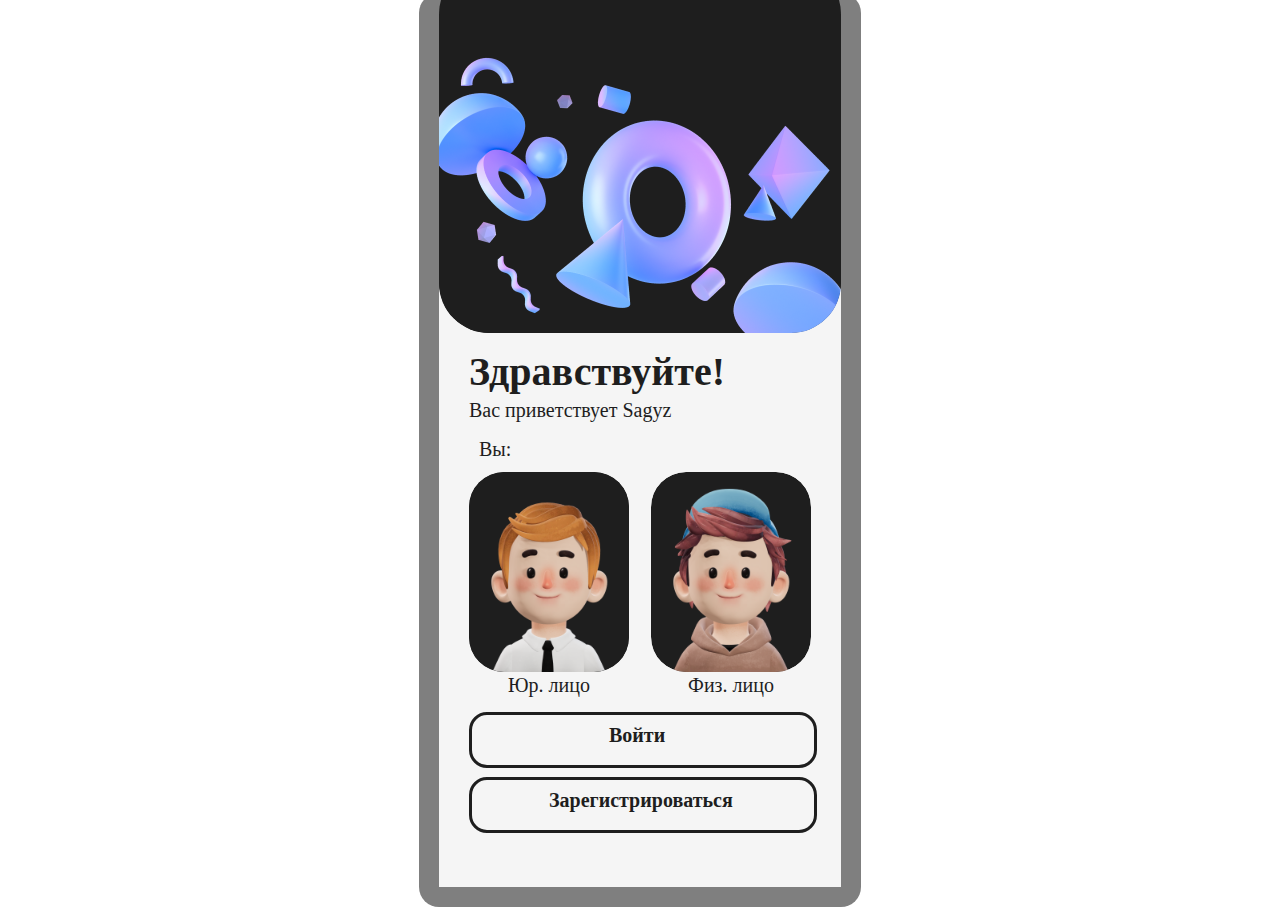
<file: old_ignore1/index.html>
<!DOCTYPE html>
<html lang="en">

  <head>
    <meta charset="UTF-8">
    <meta name="viewport" content="width=device-width, initial-scale=1.0">
    <title>ПРОТОТИП Sagyz</title>

    <script>
        choosed_guy = -1

        function cause_a(i1) {
            const got = document.querySelectorAll(i1 == 0 ? ".yuri_oot" : ".sigma_oot")
            const antigot = document.querySelectorAll(i1 == 0 ? ".sigma_oot" : ".yuri_oot")
            got.forEach(element => {
                element.style.background = "#5A4EFF";
            });
            antigot.forEach(element => {
                element.style.background = "#1E1E1E";
            })
            choosed_guy = i1
        }

        function redirect(i1) {
            if(choosed_guy == -1)
                return;
            window.location.href = (i1 == 0 ? ("login_form") : (choosed_guy == 0 ? "reguri_form" : "registration_form")) + ".html";
        }
    </script>


    <link rel="stylesheet" href="styles.css">
    <style>
      

      .input-button-wrapper .button {
            position: absolute;
            right: 10px;
            top: 50%;
            transform: translateY(-50%);
            background-color: #007bff;
            color: white;
            padding: 8px 15px;
            border-radius: 4px;
            cursor: pointer;
        }
    </style>
  </head>

  <body>
    <div class="overlay">
        <div style="width: 402px; height: 874px; position: relative; background: #F5F5F5">
            <div style="left: 30px; top: 335px; position: absolute; color: #1E1E1E; font-size: 40px; font-family: Inter; font-weight: 700; word-wrap: break-word">Здравствуйте!</div>
            <div style="width: 160px; height: 200px; left: 30px; top: 459px; position: absolute; background: #1E1E1E; border-radius: 35px"></div>
            
            <div style="left: 40px; top: 425px; position: absolute; color: #1E1E1E; font-size: 20px; font-family: Inter; font-weight: 500; word-wrap: break-word">Вы:</div>
            
            
            <div style="cursor: pointer;" onclick="cause_a(0)">
                <div style="width: 160px; height: 200px; left: 30px; top: 459px; position: absolute; border-radius: 35px; overflow: hidden">
                <div class="yuri_oot" style="width: 160px; height: 200px; left: 0px; top: 0px; position: absolute; background: #1E1E1E; border-radius: 35px"></div>
                <img style="width: 200px; height: 200px; left: -20px; top: 0px; position: absolute" src="images/peeps-avatar-alpha.png" />
              </div>
              <div style="width: 142px; left: 39px; top: 662px; position: absolute; text-align: center; color: #1E1E1E; font-size: 20px; font-family: Inter; font-weight: 500; line-height: 20.25px; word-wrap: break-word">Юр. лицо</div>
            </div>


            <div style="cursor: pointer;" onclick="cause_a(1)">
                <div style="width: 160px; height: 200px; left: 212px; top: 459px; position: absolute; border-radius: 35px; overflow: hidden">
                    <div class="sigma_oot" style="width: 160px; height: 200px; left: 0px; top: 0px; position: absolute; background: #1E1E1E; border-radius: 35px"></div>
                    <img style="width: 200px; height: 200px; left: -20px; top: 0px; position: absolute" src="images/peeps-avatar-beta.png" />
                  </div>
                  <div style="width: 142px; left: 221px; top: 662px; position: absolute; text-align: center; color: #1E1E1E; font-size: 20px; font-family: Inter; font-weight: 500; line-height: 20.25px; word-wrap: break-word">Физ. лицо</div>      
            </div>
            
            
            <div style="width: 402px; height: 391px; left: 0px; top: -71px; position: absolute; border-radius: 50px; overflow: hidden">
              <div style="width: 402px; height: 369px; left: 0px; top: 22px; position: absolute; background: #1E1E1E; border-radius: 50px"></div>
              <div style="width: 554.36px; height: 265.45px; top: 83px; position: absolute; transform-origin: 0 0">
                <img src="images/figures_1.png">
              </div>
            </div>
            <div style="left: 30px; top: 386px; position: absolute; color: #1E1E1E; font-size: 20px; font-family: Inter; font-weight: 500; word-wrap: break-word">Вас приветствует Sagyz</div>

            <div style="cursor: pointer;" onclick="redirect(0)">
                <div style="width: 342px; height: 50px; left: 30px; top: 699px; position: absolute">
                    <div style="width: 342px; height: 50px; left: 0px; top: 0px; position: absolute; border-radius: 18px; border: 3px #1E1E1E solid"></div>
                    <div style="left: 140px; top: 12px; position: absolute; color: #1E1E1E; font-size: 20px; font-family: Inter; font-weight: 700; word-wrap: break-word">Войти</div>
                  </div>
            </div>
            
            <div style="cursor: pointer;" onclick="redirect(1)">
                <div style="width: 342px; height: 50px; left: 30px; top: 764px; position: absolute">
                    <div style="width: 342px; height: 50px; left: 0px; top: 0px; position: absolute; border-radius: 18px; border: 3px #1E1E1E solid"></div>
                    <div style="left: 80px; top: 12px; position: absolute; color: #1E1E1E; font-size: 20px; font-family: Inter; font-weight: 700; word-wrap: break-word">Зарегистрироваться</div>
                  </div>
                </div>
          </div>
    </div>


  </body>

</html>
</file>
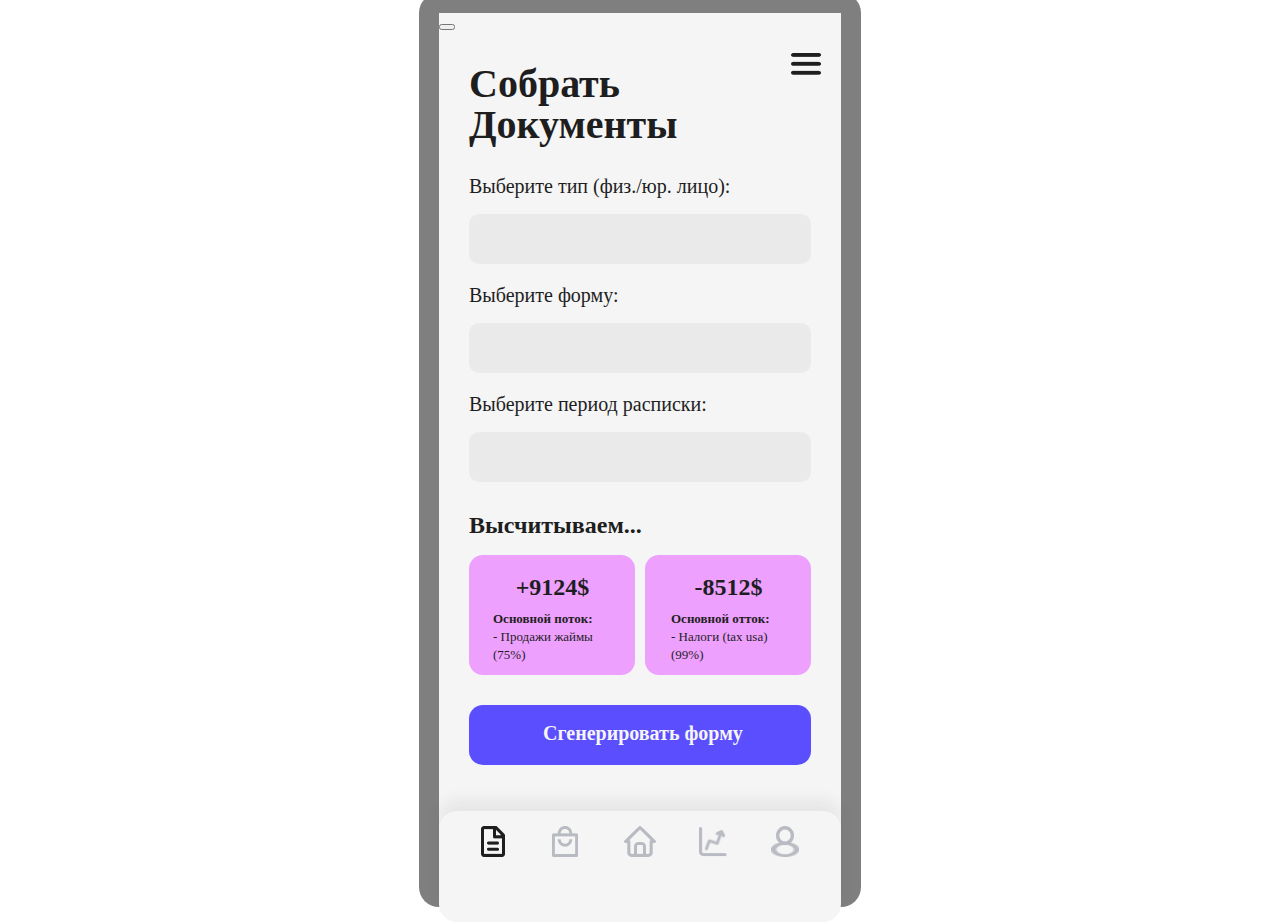
<file: old_ignore1/doki.html>
<!DOCTYPE html>
<html lang="en">

  <head>
    <meta charset="UTF-8">
    <meta name="viewport" content="width=device-width, initial-scale=1.0">
    <title>ПРОТОТИП Sagyz</title>
    
    <link rel="stylesheet" href="styles.css">

    <style>
      .input-button-wrapper .button {
            position: absolute;
            right: 10px;
            top: 50%;
            transform: translateY(-50%);
            background-color: #007bff;
            color: white;
            padding: 8px 15px;
            border-radius: 4px;
            cursor: pointer;
        }
    </style>
  </head>

  <body>
    <div class="overlay">
        <form action="/documentapply" method="POST">
            <div style="width: 402px; height: 874px; position: relative; background: #F5F5F5">
                <div style="width: 402px; height: 111px; left: 0px; top: 798px; position: absolute; background: #F5F5F5; box-shadow: 0px -12px 13.600000381469727px rgba(56.09, 56.09, 56.09, 0.07); border-radius: 18px"></div>
                <img style="width: 30px; height: 21.70px; left: 352px; top: 40px; position: absolute;" src="images/design/icons/group.png">
                <div style="width: 29.32px; height: 30.05px; left: 260px; top: 814px; position: absolute">
                  <img style="width: 28.50px; height: 30.05px; left: 0px; top: 0px; position: absolute;" src="images/design/icons/graph.png">
                </div>
                <img style="width: 24px; height: 31px; left: 42px; top: 813px; position: absolute;" src="images/design/icons/file_active.png">
                <a href="main_menu.html">
                    <div style="width: 32px; height: 31px; left: 185px; top: 813px; position: absolute">
                        <img style="width: 32px; height: 31px; left: 0px; top: 0px; position: absolute;" src="images/design/icons/home.png">
                      </div>
                </a>
                <img style="width: 26px; height: 31px; left: 113px; top: 813px; position: absolute;" src="images/design/icons/shop.png">
                <a href="kabinet.html">
                    <div style="width: 28px; height: 31px; left: 332px; top: 813px; position: absolute">
                        <img style="width: 18px; height: 19px; left: 5px; top: 0px; position: absolute;" src="images/design/icons/vstr_1.png">
                        <img style="width: 28px; height: 15px; left: 0px; top: 16px; position: absolute" src="images/design/icons/vstr_1.png">
                      </div>
                </a>
                <div style="left: 30px; top: 50px; position: absolute; color: #1E1E1E; font-size: 40px; font-family: Inter; font-weight: 700; line-height: 41.38px; word-wrap: break-word">Собрать<br/>Документы</div>
                <div style="left: 30px; top: 162px; position: absolute; color: #1E1E1E; font-size: 20px; font-family: Inter; font-weight: 500; word-wrap: break-word">Выберите тип (физ./юр. лицо):</div>
                <div style="left: 30px; top: 271px; position: absolute; color: #1E1E1E; font-size: 20px; font-family: Inter; font-weight: 500; word-wrap: break-word">Выберите форму:</div>
                <div input type="text" id="doctype" name="doctype" style="width: 342px; height: 50px; left: 30px; top: 201px; position: absolute; background: #EAEAEA; border-radius: 10px"></div>
                <div style="left: 30px; top: 380px; position: absolute; color: #1E1E1E; font-size: 20px; font-family: Inter; font-weight: 500; word-wrap: break-word">Выберите период расписки:</div>
                <div input type="text" id="rastype" name="rastype" style="width: 342px; height: 50px; left: 30px; top: 419px; position: absolute; background: #EAEAEA; border-radius: 10px"></div>
                <div input type="text" id="formtype" name="formtype" style="width: 342px; height: 50px; left: 30px; top: 310px; position: absolute; background: #EAEAEA; border-radius: 10px"></div>
                <div style="left: 30px; top: 499px; position: absolute; color: #1E1E1E; font-size: 24px; font-family: Inter; font-weight: 700; word-wrap: break-word">Высчитываем...</div>
                <div style="width: 166px; height: 120px; left: 30px; top: 542px; position: absolute; background: #EEA0FF; border-radius: 14px"></div>
                <div style="width: 166px; height: 120px; left: 206px; top: 542px; position: absolute; background: #EEA0FF; border-radius: 14px"></div>
                <div style="width: 119px; height: 30px; left: 54px; top: 561px; position: absolute; text-align: center; color: #1E1E1E; font-size: 24px; font-family: Inter; font-weight: 700; word-wrap: break-word">+9124$</div>
                <div style="width: 119px; height: 30px; left: 230px; top: 561px; position: absolute; text-align: center; color: #1E1E1E; font-size: 24px; font-family: Inter; font-weight: 700; word-wrap: break-word">-8512$</div>
                <div style="left: 54px; top: 596px; position: absolute"><span style="color: #1E1E1E; font-size: 13px; font-family: Inter; font-weight: 700; word-wrap: break-word">Основной поток:<br/></span><span style="color: #1E1E1E; font-size: 13px; font-family: Inter; font-weight: 500; word-wrap: break-word">- Продажи жаймы<br/>(75%)</span></div>
                <div style="left: 232px; top: 596px; position: absolute"><span style="color: #1E1E1E; font-size: 13px; font-family: Inter; font-weight: 700; word-wrap: break-word">Основной отток:<br/></span><span style="color: #1E1E1E; font-size: 13px; font-family: Inter; font-weight: 500; word-wrap: break-word">- Налоги (tax usa)<br/>(99%)</span></div>
                <button type="submit">
                    <div style="width: 342px; height: 60px; left: 30px; top: 692px; position: absolute; background: #5A4EFF; border-radius: 14px"></div>
                </button>
                <div style="left: 104px; top: 709px; position: absolute; color: #F5F5F5; font-size: 20px; font-family: Inter; font-weight: 700; word-wrap: break-word">Сгенерировать форму</div>
              </div>
        </form>
    </div>


  </body>

</html>
</file>
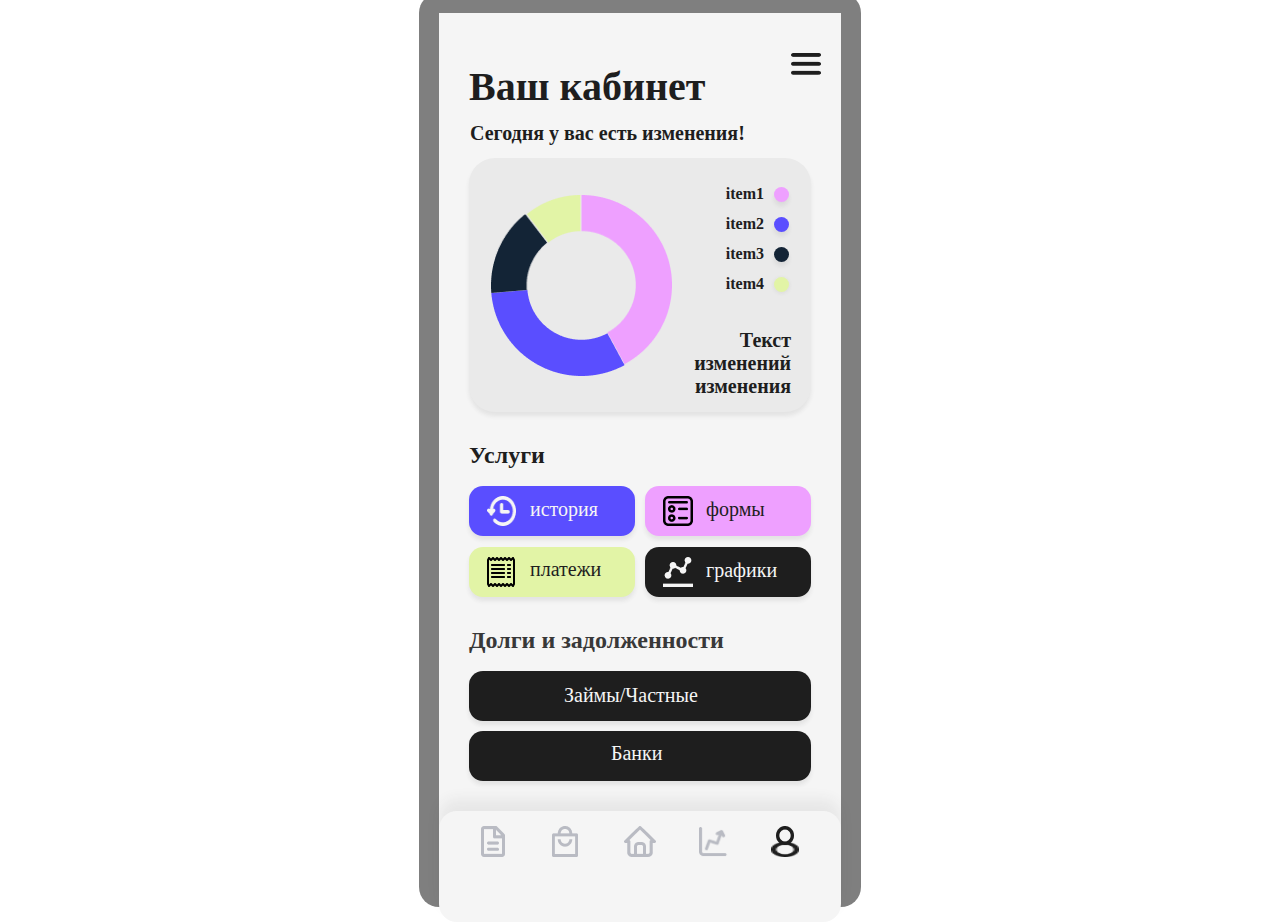
<file: old_ignore1/kabinet.html>
<!DOCTYPE html>
<html lang="en">

  <head>
    <meta charset="UTF-8">
    <meta name="viewport" content="width=device-width, initial-scale=1.0">
    <title>ПРОТОТИП Sagyz</title>

    
    <link rel="stylesheet" href="styles.css">

    <style>
      .input-button-wrapper .button {
            position: absolute;
            right: 10px;
            top: 50%;
            transform: translateY(-50%);
            background-color: #007bff;
            color: white;
            padding: 8px 15px;
            border-radius: 4px;
            cursor: pointer;
        }
    </style>
  </head>

  <body>
    <div class="overlay">
        <div style="width: 402px; height: 874px; position: relative; background: #F5F5F5">
            <div style="width: 402px; height: 111px; left: 0px; top: 798px; position: absolute; background: #F5F5F5; box-shadow: 0px -12px 13.600000381469727px rgba(56.09, 56.09, 56.09, 0.07); border-radius: 18px"></div>
            <img style="width: 30px; height: 21.70px; left: 352px; top: 40px; position: absolute;" src="images/design/icons/group.png">
            <div style="width: 29.32px; height: 30.05px; left: 260px; top: 814px; position: absolute">
              <img style="width: 28.50px; height: 30.05px; left: 0px; top: 0px; position: absolute;" src="images/design/icons/graph.png">
            </div>
            <a href="doki.html">
                <img style="width: 24px; height: 31px; left: 42px; top: 813px; position: absolute;" src="images/design/icons/file.png">
            </a>
            <a href="main_menu.html">
                <div style="width: 32px; height: 31px; left: 185px; top: 813px; position: absolute">
                    <img style="width: 32px; height: 31px; left: 0px; top: 0px; position: absolute;" src="images/design/icons/home.png">
                  </div>
            </a>
            <img style="width: 26px; height: 31px; left: 113px; top: 813px; position: absolute;" src="images/design/icons/shop.png">
            <div style="width: 28px; height: 31px; left: 332px; top: 813px; position: absolute">
              <img style="width: 18px; height: 19px; left: 5px; top: 0px; position: absolute; " src="images/design/icons/vstr_1_active.png">
              <img style="width: 28px; height: 15px; left: 0px; top: 16px; position: absolute; " src="images/design/icons/vstr_1_active.png">
            </div>
            <div style="width: 302px; left: 30px; top: 50px; position: absolute; color: #1E1E1E; font-size: 40px; font-family: Inter; font-weight: 700; word-wrap: break-word">Ваш кабинет</div>
            <div style="width: 342px; height: 254px; left: 30px; top: 145px; position: absolute; background: #EAEAEA; box-shadow: 0px 4px 4.300000190734863px rgba(56.09, 56.09, 56.09, 0.09); border-radius: 26px"></div>
            <div style="width: 166px; height: 50px; left: 30px; top: 473px; position: absolute; background: #5A4EFF; box-shadow: 0px 4px 4.300000190734863px rgba(56.09, 56.09, 56.09, 0.09); border-radius: 14px"></div>
            <div style="width: 166px; height: 50px; left: 206px; top: 473px; position: absolute; background: #EEA0FF; box-shadow: 0px 4px 4.300000190734863px rgba(56.09, 56.09, 56.09, 0.09); border-radius: 14px"></div>
            <div style="width: 342px; height: 50px; left: 30px; top: 658px; position: absolute; background: #1E1E1E; box-shadow: 0px 4px 4.300000190734863px rgba(56.09, 56.09, 56.09, 0.09); border-radius: 14px"></div>
            <div style="width: 342px; height: 50px; left: 30px; top: 718px; position: absolute; background: #1E1E1E; box-shadow: 0px 4px 4.300000190734863px rgba(56.09, 56.09, 56.09, 0.09); border-radius: 14px"></div>
            <div style="left: 91px; top: 485px; position: absolute; color: #F5F5F5; font-size: 20px; font-family: Inter; font-weight: 500; word-wrap: break-word">история</div>
            <div style="left: 267px; top: 485px; position: absolute; color: #1E1E1E; font-size: 20px; font-family: Inter; font-weight: 500; word-wrap: break-word">формы</div>
            <div style="width: 166px; height: 50px; left: 30px; top: 534px; position: absolute; background: #E2F4A6; box-shadow: 0px 4px 4.300000190734863px rgba(56.09, 56.09, 56.09, 0.09); border-radius: 14px"></div>
            <div style="width: 166px; height: 50px; left: 206px; top: 534px; position: absolute; background: #1E1E1E; box-shadow: 0px 4px 4.300000190734863px rgba(56.09, 56.09, 56.09, 0.09); border-radius: 14px"></div>
            <div style="left: 91px; top: 545px; position: absolute; color: #1E1E1E; font-size: 20px; font-family: Inter; font-weight: 500; word-wrap: break-word">платежи</div>
            <div style="left: 172px; top: 729px; position: absolute; color: #F5F5F5; font-size: 20px; font-family: Inter; font-weight: 500; word-wrap: break-word">Банки</div>
            <div style="left: 267px; top: 546px; position: absolute; color: #F5F5F5; font-size: 20px; font-family: Inter; font-weight: 500; word-wrap: break-word">графики</div>
            <div style="left: 125px; top: 671px; position: absolute; color: #F5F5F5; font-size: 20px; font-family: Inter; font-weight: 500; word-wrap: break-word">Займы/Частные</div>
            <div style="left: 30px; top: 614px; position: absolute; color: #383838; font-size: 24px; font-family: Inter; font-weight: 700; word-wrap: break-word">Долги и задолженности</div>
            <div style="left: 31px; top: 109px; position: absolute; color: #1E1E1E; font-size: 20px; font-family: Inter; font-weight: 700; word-wrap: break-word">Сегодня у вас есть изменения!</div>
            <div style="width: 129px; left: 223px; top: 316px; position: absolute; text-align: right; color: #1E1E1E; font-size: 20px; font-family: Inter; font-weight: 700; word-wrap: break-word">Текст изменений изменения</div>
            <div style="width: 51px; left: 274px; top: 172px; position: absolute; text-align: right; color: #1E1E1E; font-size: 16px; font-family: Inter; font-weight: 700; word-wrap: break-word">item1</div>
            <div style="width: 51px; left: 274px; top: 202px; position: absolute; text-align: right; color: #1E1E1E; font-size: 16px; font-family: Inter; font-weight: 700; word-wrap: break-word">item2</div>
            <div style="width: 51px; left: 274px; top: 232px; position: absolute; text-align: right; color: #1E1E1E; font-size: 16px; font-family: Inter; font-weight: 700; word-wrap: break-word">item3</div>
            <div style="width: 51px; left: 274px; top: 262px; position: absolute; text-align: right; color: #1E1E1E; font-size: 16px; font-family: Inter; font-weight: 700; word-wrap: break-word">item4</div>
            <div style="left: 30px; top: 429px; position: absolute; color: #1E1E1E; font-size: 24px; font-family: Inter; font-weight: 700; word-wrap: break-word">Услуги</div>
            <div style="width: 28px; height: 30px; left: 48px; top: 544px; position: absolute">
              <img style="width: 28px; height: 30px; left: 0px; top: 0px; position: absolute;" src="images/design/icons/payments.png">
            </div>
            <img style="width: 30px; height: 30px; left: 224px; top: 483px; position: absolute;" src="images/design/icons/phormy.png">
            <img style="width: 30px; height: 30px; left: 224px; top: 544px; position: absolute" src="images/design/icons/graph_fancy.png">
            <div style="width: 32px; height: 30px; left: 45px; top: 483px; position: absolute">
              <img style="width: 29px; height: 30px; left: 3px; top: 0px; position: absolute" src="images/design/icons/changes.png">
            </div>
            <div style="width: 181px; height: 181px; left: 52px; top: 182px; position: absolute">
              <img style="width: 90.52px; height: 170.06px; left: 90.48px; top: -0px; position: absolute;" src="images/design/pie1/vector_4.png">
              <img style="width: 133.24px; height: 85.97px; left: 0.32px; top: 95.03px; position: absolute;"  src="images/design/pie1/vector_3.png">
              <img style="width: 57.11px; height: 78.83px; left: -0px; top: 19.14px; position: absolute;" src="images/design/pie1/vector_2.png">
              <img style="width: 55.51px; height: 47.65px; left: 34.91px; top: 0px; position: absolute; " src="images/design/pie1/vector_1.png">
            </div>
            <div style="width: 15px; height: 15px; left: 335px; top: 174px; position: absolute; background: #EEA0FF; box-shadow: 0px 4px 4.300000190734863px rgba(56.09, 56.09, 56.09, 0.09); border-radius: 9999px"></div>
            <div style="width: 15px; height: 15px; left: 335px; top: 204px; position: absolute; background: #5A4EFF; box-shadow: 0px 4px 4.300000190734863px rgba(56.09, 56.09, 56.09, 0.09); border-radius: 9999px"></div>
            <div style="width: 15px; height: 15px; left: 335px; top: 234px; position: absolute; background: #132436; box-shadow: 0px 4px 4.300000190734863px rgba(56.09, 56.09, 56.09, 0.09); border-radius: 9999px"></div>
            <div style="width: 15px; height: 15px; left: 335px; top: 264px; position: absolute; background: #E2F4A6; box-shadow: 0px 1px 4.300000190734863px rgba(56.09, 56.09, 56.09, 0.09); border-radius: 9999px"></div>
          </div>
    </div>


  </body>

</html>
</file>
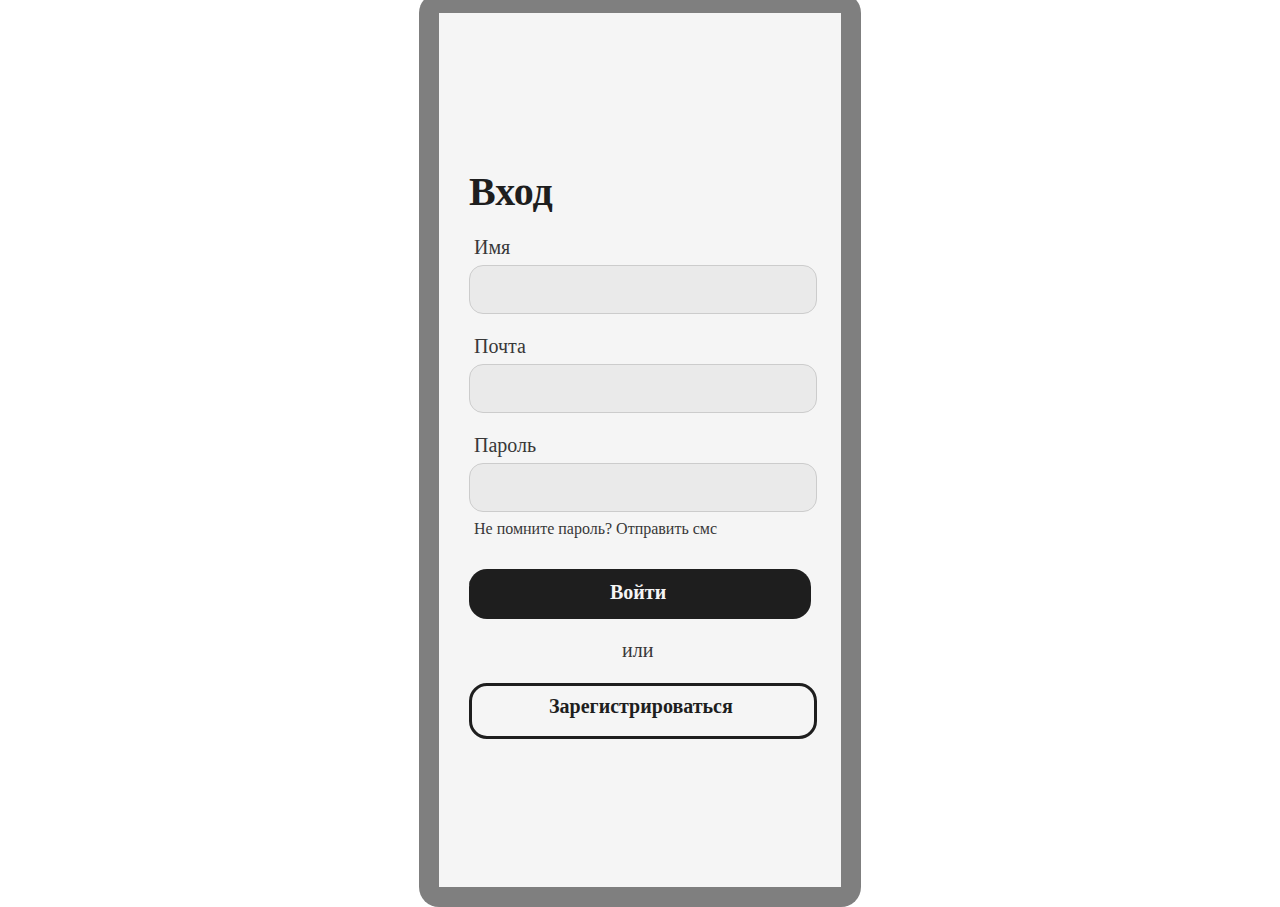
<file: old_ignore1/login_form.html>
<!DOCTYPE html>
<html lang="en">

  <head>
    <meta charset="UTF-8">
    <meta name="viewport" content="width=device-width, initial-scale=1.0">
    <title>ПРОТОТИП Sagyz</title>
    
    <link rel="stylesheet" href="styles.css">

    <style>
      .input-button-wrapper .button {
            position: absolute;
            right: 10px;
            top: 50%;
            transform: translateY(-50%);
            background-color: #007bff;
            color: white;
            padding: 8px 15px;
            border-radius: 4px;
            cursor: pointer;
        }
    </style>
    <script>
      function validateForm(event) {
          event.preventDefault();
          window.location.assign("https://sagyz.github.io/main_menu.html");
      }
    </script>
  </head>

  <body>
    <div class="overlay">
      <form onsubmit="validateForm(event)" id="log111">
        <div style="width: 402px; height: 874px; position: relative; background: #F5F5F5">
            <div style="left: 35px; top: 223px; position: absolute; color: #383838; font-size: 20px; font-family: Inter; font-weight: 500; word-wrap: break-word">Имя</div>
            <div style="left: 35px; top: 322px; position: absolute; color: #383838; font-size: 20px; font-family: Inter; font-weight: 500; word-wrap: break-word">Почта</div>
            <div style="left: 35px; top: 421px; position: absolute; color: #383838; font-size: 20px; font-family: Inter; font-weight: 500; word-wrap: break-word">Пароль</div>
            <input type="text" id="name" name="name" required style="width: 342px; height: 45px; left: 30px; top: 252px; position: absolute; background: #EAEAEA; border-radius: 14px">
            <input type="text" id="email" name="email" required style="width: 342px; height: 45px; left: 30px; top: 351px; position: absolute; background: #EAEAEA; border-radius: 14px">
            <input type="password" id="password" name="password" required style="width: 342px; height: 45px; left: 30px; top: 450px; position: absolute; background: #EAEAEA; border-radius: 14px">
            <div style="left: 35px; top: 507px; position: absolute; color: #383838; font-size: 16px; font-family: Inter; font-weight: 500; word-wrap: break-word">Не помните пароль? Отправить смс</div>
            <div style="left: 30px; top: 155px; position: absolute; color: #1E1E1E; font-size: 40px; font-family: Inter; font-weight: 700; word-wrap: break-word">Вход</div>
            <div style="left: 183px; top: 626px; position: absolute; color: #383838; font-size: 20px; font-family: Inter; font-weight: 500; word-wrap: break-word">или</div>
            <div style="width: 342px; height: 50px; left: 30px; top: 556px; position: absolute">
              <div style="width: 342px; height: 50px; left: 0px; top: 0px; position: absolute; background: #1E1E1E; border-radius: 18px"></div>
              
              
            <button type="submit">
                <div style="left: 141px; top: 12px; position: absolute; color: #F5F5F5; font-size: 20px; font-family: Inter; font-weight: 700; word-wrap: break-word">Войти</div>
            </button>
            </div>
            <div style="width: 342px; height: 50px; left: 30px; top: 670px; position: absolute">
              <div style="width: 342px; height: 50px; left: 0px; top: 0px; position: absolute; border-radius: 18px; border: 3px #1E1E1E solid"></div>
              <a href="index.html">
                <div style="cursor: pointer; left: 80px; top: 12px; position: absolute; color: #1E1E1E; font-size: 20px; font-family: Inter; font-weight: 700; word-wrap: break-word">Зарегистрироваться</div>
              </a>

            </div>
          </div>
      </form>
    </div>


  </body>

</html>
</file>
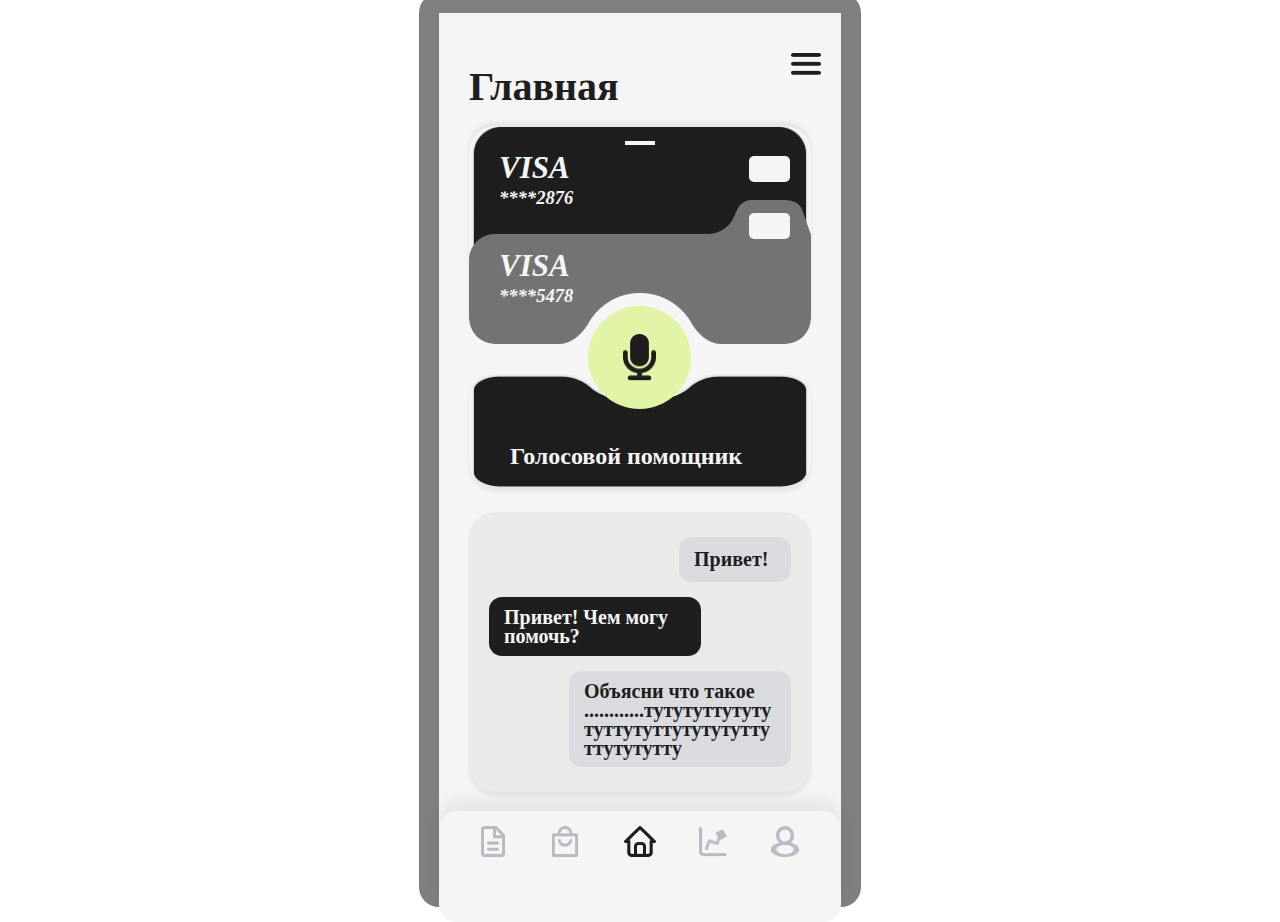
<file: old_ignore1/main_menu.html>
<!DOCTYPE html>
<html lang="en">

  <head>
    <meta charset="UTF-8">
    <meta name="viewport" content="width=device-width, initial-scale=1.0">
    <title>ПРОТОТИП Sagyz</title>
    
    <link rel="stylesheet" href="styles.css">

    <style>
      .input-button-wrapper .button {
            position: absolute;
            right: 10px;
            top: 50%;
            transform: translateY(-50%);
            background-color: #007bff;
            color: white;
            padding: 8px 15px;
            border-radius: 4px;
            cursor: pointer;
        }
    </style>
  </head>

  <body>
    <div class="overlay">
        <div style="width: 402px; height: 874px; position: relative; background: #F5F5F5">
            <div style="width: 402px; height: 111px; left: 0px; top: 798px; position: absolute; background: #F5F5F5; box-shadow: 0px -12px 13.600000381469727px rgba(56.09, 56.09, 56.09, 0.07); border-radius: 18px"></div>
            <img style="width: 30px; height: 21.70px; left: 352px; top: 40px; position: absolute" src="images/design/icons/group.png">
            <img style="width: 342px; height: 115px; left: 30px; top: 359px; position: absolute; box-shadow: 0px 4px 4.300000190734863px rgba(56.09, 56.09, 56.09, 0.09); border-radius: 26px" src="images/design/card_1.png" />
            <img style="width: 342px; height: 218px; left: 372px; top: 331px; position: absolute; transform: rotate(-180deg); transform-origin: 0 0; box-shadow: 0px 4px 4.300000190734863px rgba(56.09, 56.09, 56.09, 0.09); border-radius: 26px" src="images/design/card_1.png" />
            <div style="width: 103px; height: 103px; left: 149px; top: 293px; position: absolute; background: #E2F4A6; border-radius: 9999px"></div>
            <img style="width: 33px; height: 47.14px; left: 184px; top: 321px; position: absolute" src="images/design/icons/microphone.png">
            <div style="left: 71px; top: 430px; position: absolute; color: #F5F5F5; font-size: 24px; font-family: Inter; font-weight: 700; word-wrap: break-word">Голосовой помощник</div>
            <div style="width: 342px; height: 280px; left: 30px; top: 499px; position: absolute; background: #EAEAEA; box-shadow: 0px 4px 4.300000190734863px rgba(56.09, 56.09, 56.09, 0.09); border-radius: 27px"></div>
            <div style="width: 212px; height: 59px; left: 50px; top: 584px; position: absolute; background: #1E1E1E; border-radius: 13px"></div>
            <div style="width: 112px; height: 45px; left: 240px; top: 524px; position: absolute; background: #DADBDE; border-radius: 13px"></div>
            <div style="width: 222px; height: 96px; left: 130px; top: 658px; position: absolute; background: #DADBDE; border-radius: 13px"></div>
            <div style="left: 255px; top: 535px; position: absolute; color: #1E1E1E; font-size: 20px; font-family: Inter; font-weight: 700; word-wrap: break-word">Привет!</div>
            <div style="width: 192px; left: 145px; top: 669px; position: absolute; color: #1E1E1E; font-size: 20px; font-family: Inter; font-weight: 700; line-height: 19.16px; word-wrap: break-word">Объясни что такое<br/>............тутутуттутутутуттутуттутутутуттуттутутутту</div>
            <div style="width: 182px; left: 65px; top: 595px; position: absolute; color: #F5F5F5; font-size: 20px; font-family: Inter; font-weight: 700; line-height: 19.44px; word-wrap: break-word">Привет! Чем могу помочь?</div>
            <div style="left: 30px; top: 50px; position: absolute; color: #1E1E1E; font-size: 40px; font-family: Inter; font-weight: 700; word-wrap: break-word">Главная</div>
            <div style="left: 60px; top: 137px; position: absolute; color: #F5F5F5; font-size: 30.96px; font-family: Inter; font-style: italic; font-weight: 700; word-wrap: break-word">VISA</div>
            <div style="left: 60px; top: 174.15px; position: absolute; color: #F5F5F5; font-size: 18.57px; font-family: Inter; font-style: italic; font-weight: 700; word-wrap: break-word">****2876</div>
            <div style="width: 29.32px; height: 30.05px; left: 260px; top: 814px; position: absolute">
              <img style="width: 28.50px; height: 30.05px; left: 0px; top: 0px; position: absolute" src="images/design/icons/graph.png">
              
              <div style="width: 8px; height: 8px; left: 16.78px; top: 6.14px; position: absolute; transform: rotate(-26.66deg); transform-origin: 0 0; background: #B9BBC3"></div>
            </div>
            <a href="doki.html">
                <img style="width: 24px; height: 31px; left: 42px; top: 813px; position: absolute;" src="images/design/icons/file.png">
            </a>
            <div style="width: 32px; height: 31px; left: 185px; top: 813px; position: absolute">
              <img style="width: 32px; height: 31px; left: 0px; top: 0px; position: absolute;" src="images/design/icons/home_active.png">
            </div>
            <img style="width: 26px; height: 31px; left: 113px; top: 813px; position: absolute" src="images/design/icons/shop.png">
            
            <a href="kabinet.html">
                <div style="width: 28px; height: 31px; left: 332px; top: 813px; position: absolute">
                    <img style="width: 18px; height: 19px; left: 5px; top: 0px; position: absolute;" src="images/design/icons/vstr_1.png">
                    <img style="width: 28px; height: 15px; left: 0px; top: 16px; position: absolute;" src="images/design/icons/vstr_2.png">
                  </div>
            </a>

            <div style="width: 30px; height: 3.83px; left: 186px; top: 128px; position: absolute; background: #F5F5F5"></div>
            <div style="width: 41px; height: 26px; left: 310px; top: 143px; position: absolute; background: #F5F5F5; border-radius: 5px"></div>
            <img style="width: 342px; height: 144px; left: 30px; top: 187px; position: absolute; border-radius: 26px" src="images/design/card_2.png" />
            <div style="left: 60px; top: 235px; position: absolute; color: #F5F5F5; font-size: 30.96px; font-family: Inter; font-style: italic; font-weight: 700; word-wrap: break-word">VISA</div>
            <div style="left: 60px; top: 272.15px; position: absolute; color: #F5F5F5; font-size: 18.57px; font-family: Inter; font-style: italic; font-weight: 700; word-wrap: break-word">****5478</div>
            <div style="width: 41px; height: 26px; left: 310px; top: 200px; position: absolute; background: #F5F5F5; border-radius: 5px"></div>
          </div>
    </div>


  </body>

</html>
</file>
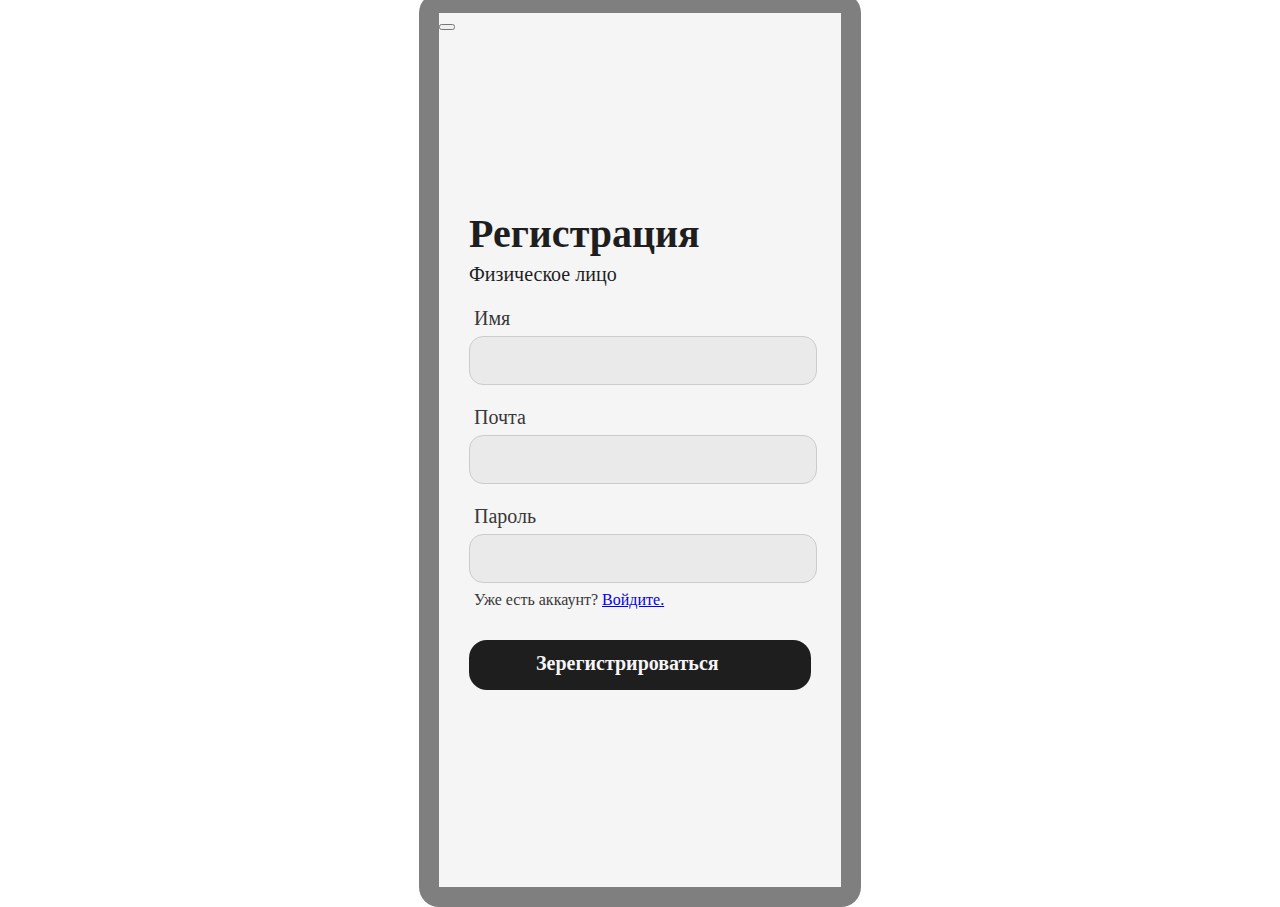
<file: old_ignore1/registration_form.html>
<!DOCTYPE html>
<html lang="en">

  <head>
    <meta charset="UTF-8">
    <meta name="viewport" content="width=device-width, initial-scale=1.0">
    <title>ПРОТОТИП Sagyz</title>

    <link rel="stylesheet" href="styles.css">

    <script>
      function validateForm(event) {
          event.preventDefault();
          window.location.assign("https://sagyz.github.io/main_menu.html");
      }
    </script>
  </head>

  <body>
    <div class="overlay">
      <form id="reg111" onsubmit="validateForm(event)">
        <div style="width: 402px; height: 874px; position: relative; background: #F5F5F5">
          <div style="left: 30px; top: 197px; position: absolute; color: #1E1E1E; font-size: 40px; font-family: Inter; font-weight: 700; word-wrap: break-word">Регистрация</div>
          <div style="left: 35px; top: 294px; position: absolute; color: #383838; font-size: 20px; font-family: Inter; font-weight: 500; word-wrap: break-word">Имя</div>
          <div style="left: 35px; top: 393px; position: absolute; color: #383838; font-size: 20px; font-family: Inter; font-weight: 500; word-wrap: break-word">Почта</div>
          <div style="left: 35px; top: 492px; position: absolute; color: #383838; font-size: 20px; font-family: Inter; font-weight: 500; word-wrap: break-word">Пароль</div>
          <input type="text" id="name" name="name" required style="width: 342px; height: 45px; left: 30px; top: 323px; position: absolute; background: #EAEAEA; border-radius: 14px">
          <input type="text" id="email" name="email" required style="width: 342px; height: 45px; left: 30px; top: 422px; position: absolute; background: #EAEAEA; border-radius: 14px">
          <input type="password" id="name" name="name" required style="width: 342px; height: 45px; left: 30px; top: 521px; position: absolute; background: #EAEAEA; border-radius: 14px">
          
          <button type="submit">
            <div style="width: 342px; height: 50px; left: 30px; top: 627px; position: absolute; background: #1E1E1E; border-radius: 18px"></div>
            <div style="cursor: pointer; left: 97px; top: 639px; position: absolute; color: #F5F5F5; font-size: 20px; font-family: Inter; font-weight: 700; word-wrap: break-word">Зерегистрироваться</div>
          </button>
          
          <div style="left: 35px; top: 578px; position: absolute; color: #383838; font-size: 16px; font-family: Inter; font-weight: 500; word-wrap: break-word">Уже есть аккаунт? <a href="login_form.html">Войдите.</a></div>
          <div style="left: 30px; top: 250px; position: absolute; color: #1E1E1E; font-size: 20px; font-family: Inter; font-weight: 500; word-wrap: break-word">Физическое лицо</div>
        </div>
      </form>
    </div>


  </body>

</html>
</file>
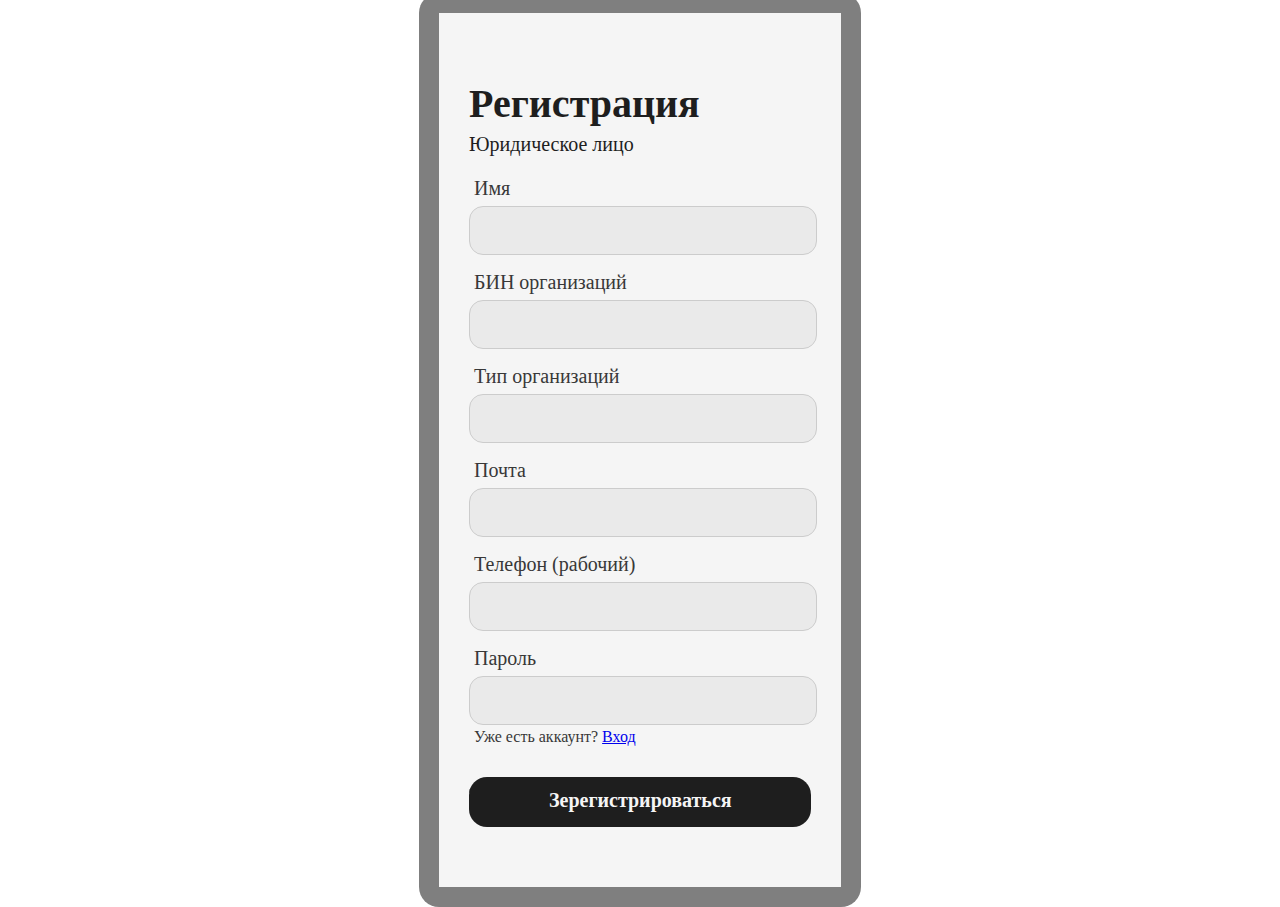
<file: old_ignore1/reguri_form.html>
<!DOCTYPE html>
<html lang="en">

  <head>
    <meta charset="UTF-8">
    <meta name="viewport" content="width=device-width, initial-scale=1.0">
    <title>ПРОТОТИП Sagyz</title>

      <link rel="stylesheet" href="styles.css">

    <script>
      function validateForm(event) {
          event.preventDefault();
          window.location.assign("https://sagyz.github.io/main_menu.html"); 
      }
    </script>
  </head>

  <body>
    <div class="overlay">
      <form onsubmit="validateForm(event)" id="aaa111">
        <div style="width: 402px; height: 874px; position: relative; background: #F5F5F5">
            <div style="left: 30px; top: 67px; position: absolute; color: #1E1E1E; font-size: 40px; font-family: Inter; font-weight: 700; word-wrap: break-word">Регистрация</div>
            <div style="width: 342px; height: 74px; left: 30px; top: 164px; position: absolute">
              <div style="width: 42px; height: 24px; left: 5px; top: 0px; position: absolute; color: #383838; font-size: 20px; font-family: Inter; font-weight: 500; word-wrap: break-word">Имя</div>
              <input type="text" id="name" name="name" required style="width: 342px; height: 45px; left: 0px; top: 29px; position: absolute; background: #EAEAEA; border-radius: 14px">
            </div>
            <div style="width: 342px; height: 74px; left: 30px; top: 258px; position: absolute">
              <div style="left: 5px; top: 0px; position: absolute; color: #383838; font-size: 20px; font-family: Inter; font-weight: 500; word-wrap: break-word">БИН организаций</div>
              <input type="text" id="bin" name="bin" required style="width: 342px; height: 45px; left: 0px; top: 29px; position: absolute; background: #EAEAEA; border-radius: 14px">
            </div>
            <div style="width: 342px; height: 74px; left: 30px; top: 352px; position: absolute">
              <div style="left: 5px; top: 0px; position: absolute; color: #383838; font-size: 20px; font-family: Inter; font-weight: 500; word-wrap: break-word">Тип организаций</div>
              <input type="text" id="typeorg" name="typeorg" required style="width: 342px; height: 45px; left: 0px; top: 29px; position: absolute; background: #EAEAEA; border-radius: 14px">
            </div>
            <div style="width: 342px; height: 74px; left: 30px; top: 446px; position: absolute">
              <div style="left: 5px; top: 0px; position: absolute; color: #383838; font-size: 20px; font-family: Inter; font-weight: 500; word-wrap: break-word">Почта</div>
              <input type="text" id="email" name="email" required style="width: 342px; height: 45px; left: 0px; top: 29px; position: absolute; background: #EAEAEA; border-radius: 14px">
            </div>
            <div style="width: 342px; height: 74px; left: 30px; top: 540px; position: absolute">
              <div style="left: 5px; top: 0px; position: absolute; color: #383838; font-size: 20px; font-family: Inter; font-weight: 500; word-wrap: break-word">Телефон (рабочий)</div>
              <input type="text" id="phone" name="phone" required style="width: 342px; height: 45px; left: 0px; top: 29px; position: absolute; background: #EAEAEA; border-radius: 14px">
            </div>
            <div style="width: 342px; height: 74px; left: 30px; top: 634px; position: absolute">
              <div style="left: 5px; top: 0px; position: absolute; color: #383838; font-size: 20px; font-family: Inter; font-weight: 500; word-wrap: break-word">Пароль</div>
              <input type="password" id="password" name="password" required style="width: 342px; height: 45px; left: 0px; top: 29px; position: absolute; background: #EAEAEA; border-radius: 14px">
            </div>
            <div style="left: 30px; top: 120px; position: absolute; color: #1E1E1E; font-size: 20px; font-family: Inter; font-weight: 500; word-wrap: break-word">Юридическое лицо</div>
            <div style="left: 35px; top: 715px; position: absolute; color: #383838; font-size: 16px; font-family: Inter; font-weight: 500; word-wrap: break-word">Уже есть аккаунт? <a href="login_form.html">Вход</a></div>
            
            <div style="width: 342px; height: 50px; left: 30px; top: 764px; position: absolute">
                <div style="width: 342px; height: 50px; left: 0px; top: 0px; position: absolute; background: #1E1E1E; border-radius: 18px"></div>
                <button type="submit">
                    <div style="left: 80px; top: 12px; position: absolute; color: #F5F5F5; font-size: 20px; font-family: Inter; font-weight: 700; word-wrap: break-word">Зерегистрироваться</div>
    
                </button>
            </div>
            
          </div>
      </form>
    </div>


  </body>

</html>
</file>
<file: old_ignore1/styles.css>
input[type="text"], input[type="password"], textarea {
    font-family: 'Roboto', sans-serif;
    font-size: 20px;
    color: #333;
    border: 1px solid #ccc;
}

.image-container {
  position: relative;
  max-width: 600px;
}

.image-container .sigma_a {
  
  height: auto;
}

.overlay {
  position: absolute;
  top: 50%;
  left: 50%;
  transform: translate(-50%, -50%);
  background-color: rgba(0, 0, 0, 0.5);
  color: white;
  padding: 20px;
  border-radius: 20px;
}
</file>
